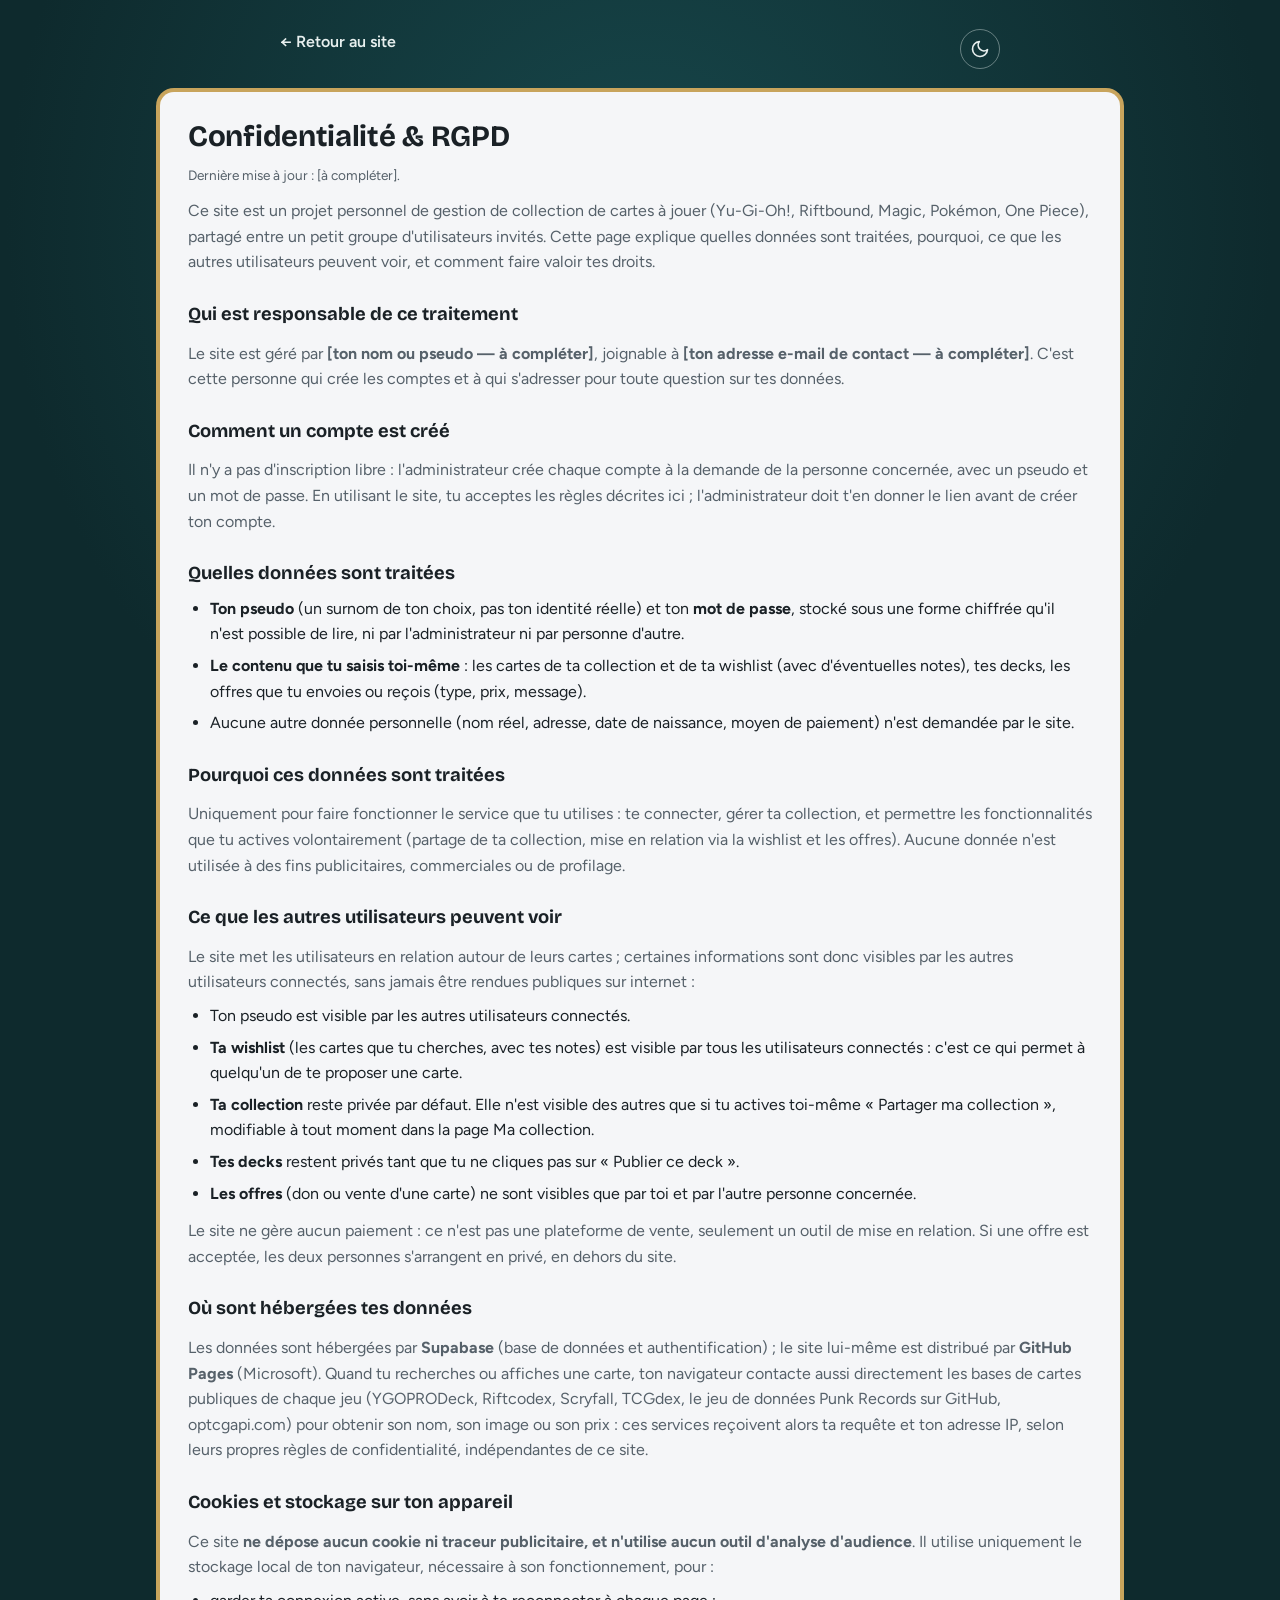
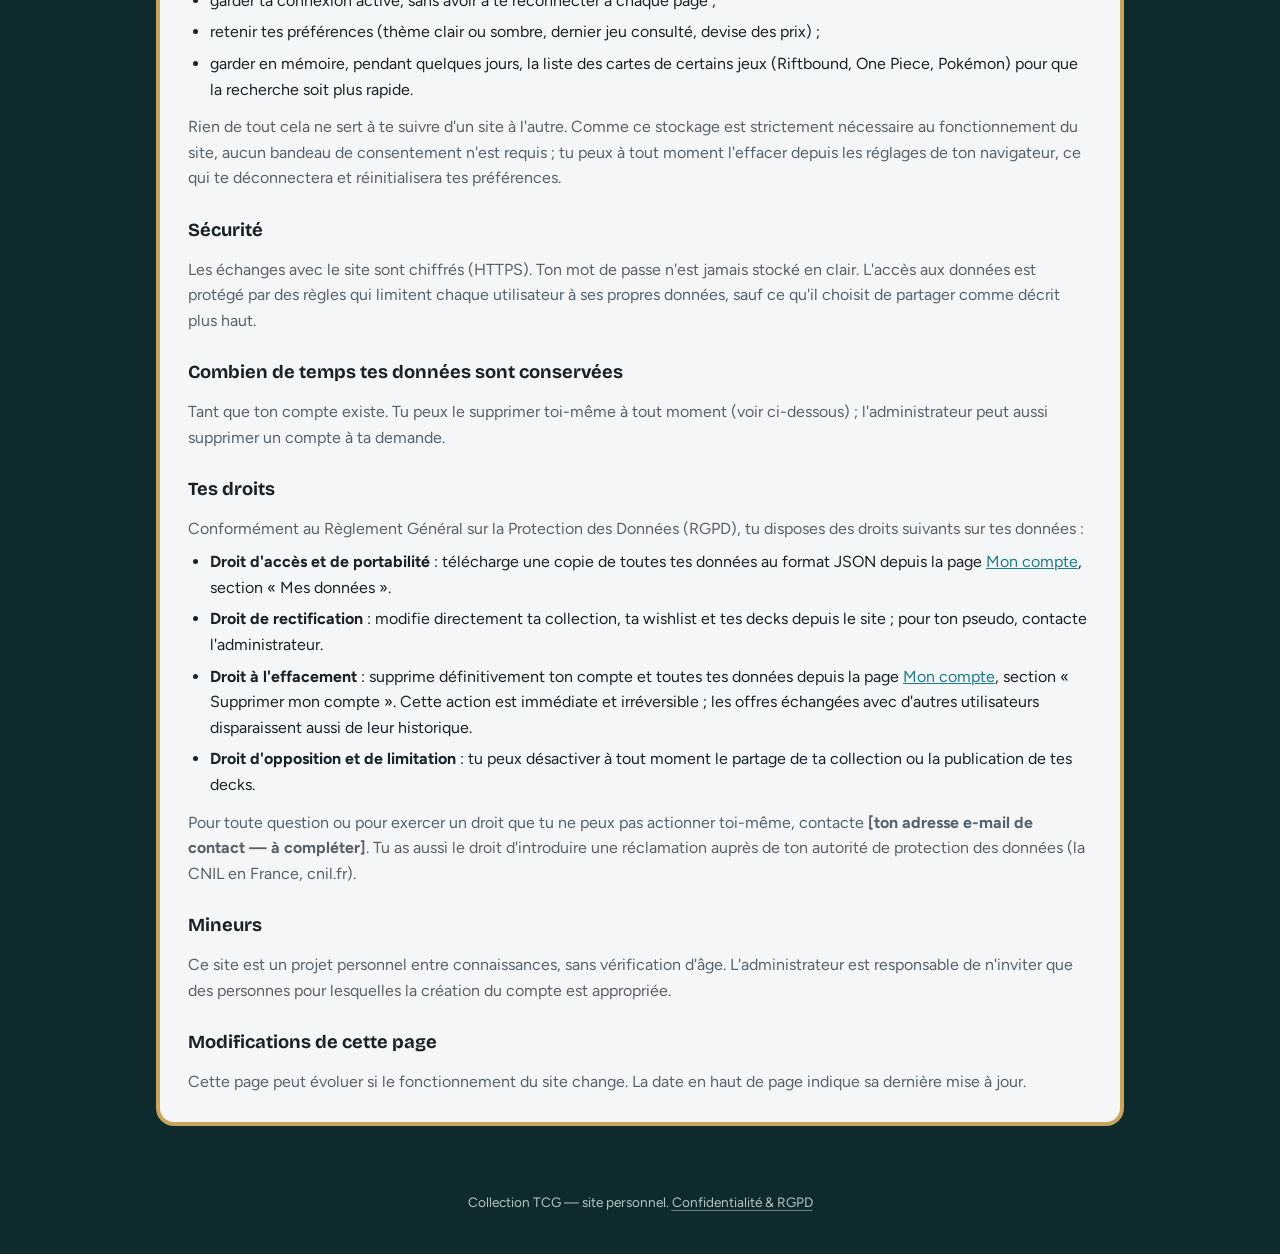
<file: confidentialite.html>
<!doctype html>
<html lang="fr">
<head>
  <meta charset="utf-8">
  <meta name="viewport" content="width=device-width, initial-scale=1">
  <meta name="robots" content="noindex">
  <title>Confidentialité &amp; RGPD - Collection TCG</title>
  <link rel="preconnect" href="https://fonts.googleapis.com">
  <link rel="preconnect" href="https://fonts.gstatic.com" crossorigin>
  <link href="https://fonts.googleapis.com/css2?family=Bricolage+Grotesque:opsz,wght@12..96,700&family=Figtree:wght@400;600&display=swap" rel="stylesheet">
  <meta name="color-scheme" content="light dark">
  <script src="theme.js?v=18"></script>
  <link rel="stylesheet" href="style.css?v=18">
</head>
<body class="legal">

  <div class="legal-topbar">
    <a href="index.html" class="back">← Retour au site</a>
    <button type="button" class="theme-toggle" data-theme-toggle></button>
  </div>

  <main class="panel legal-panel">
    <h1>Confidentialité &amp; RGPD</h1>
    <p class="legal-updated">Dernière mise à jour : <!-- à modifier par l'administrateur du site --> [à compléter].</p>

    <p>
      Ce site est un projet personnel de gestion de collection de cartes à jouer (Yu-Gi-Oh!, Riftbound, Magic, Pokémon, One Piece),
      partagé entre un petit groupe d'utilisateurs invités. Cette page explique quelles données sont traitées, pourquoi, ce que les
      autres utilisateurs peuvent voir, et comment faire valoir tes droits.
    </p>

    <h2>Qui est responsable de ce traitement</h2>
    <p>
      Le site est géré par <strong>[ton nom ou pseudo — à compléter]</strong>, joignable à
      <strong>[ton adresse e-mail de contact — à compléter]</strong>. C'est cette personne qui crée les comptes et à qui s'adresser
      pour toute question sur tes données.
    </p>

    <h2>Comment un compte est créé</h2>
    <p>
      Il n'y a pas d'inscription libre : l'administrateur crée chaque compte à la demande de la personne concernée, avec un pseudo et
      un mot de passe. En utilisant le site, tu acceptes les règles décrites ici ; l'administrateur doit t'en donner le lien avant de
      créer ton compte.
    </p>

    <h2>Quelles données sont traitées</h2>
    <ul>
      <li><strong>Ton pseudo</strong> (un surnom de ton choix, pas ton identité réelle) et ton <strong>mot de passe</strong>, stocké
        sous une forme chiffrée qu'il n'est possible de lire, ni par l'administrateur ni par personne d'autre.</li>
      <li><strong>Le contenu que tu saisis toi-même</strong> : les cartes de ta collection et de ta wishlist (avec d'éventuelles
        notes), tes decks, les offres que tu envoies ou reçois (type, prix, message).</li>
      <li>Aucune autre donnée personnelle (nom réel, adresse, date de naissance, moyen de paiement) n'est demandée par le site.</li>
    </ul>

    <h2>Pourquoi ces données sont traitées</h2>
    <p>Uniquement pour faire fonctionner le service que tu utilises : te connecter, gérer ta collection, et permettre les
      fonctionnalités que tu actives volontairement (partage de ta collection, mise en relation via la wishlist et les offres).
      Aucune donnée n'est utilisée à des fins publicitaires, commerciales ou de profilage.</p>

    <h2>Ce que les autres utilisateurs peuvent voir</h2>
    <p>Le site met les utilisateurs en relation autour de leurs cartes ; certaines informations sont donc visibles par les autres
      utilisateurs connectés, sans jamais être rendues publiques sur internet :</p>
    <ul>
      <li>Ton pseudo est visible par les autres utilisateurs connectés.</li>
      <li><strong>Ta wishlist</strong> (les cartes que tu cherches, avec tes notes) est visible par tous les utilisateurs connectés :
        c'est ce qui permet à quelqu'un de te proposer une carte.</li>
      <li><strong>Ta collection</strong> reste privée par défaut. Elle n'est visible des autres que si tu actives toi-même
        « Partager ma collection », modifiable à tout moment dans la page Ma collection.</li>
      <li><strong>Tes decks</strong> restent privés tant que tu ne cliques pas sur « Publier ce deck ».</li>
      <li><strong>Les offres</strong> (don ou vente d'une carte) ne sont visibles que par toi et par l'autre personne concernée.</li>
    </ul>
    <p>Le site ne gère aucun paiement : ce n'est pas une plateforme de vente, seulement un outil de mise en relation. Si une offre est
      acceptée, les deux personnes s'arrangent en privé, en dehors du site.</p>

    <h2>Où sont hébergées tes données</h2>
    <p>Les données sont hébergées par <strong>Supabase</strong> (base de données et authentification) ; le site lui-même est
      distribué par <strong>GitHub Pages</strong> (Microsoft). Quand tu recherches ou affiches une carte, ton navigateur contacte
      aussi directement les bases de cartes publiques de chaque jeu (YGOPRODeck, Riftcodex, Scryfall, TCGdex, le jeu de données
      Punk Records sur GitHub, optcgapi.com) pour obtenir son nom, son image ou son prix : ces services reçoivent alors ta requête et
      ton adresse IP, selon leurs propres règles de confidentialité, indépendantes de ce site.</p>

    <h2>Cookies et stockage sur ton appareil</h2>
    <p>Ce site <strong>ne dépose aucun cookie ni traceur publicitaire, et n'utilise aucun outil d'analyse d'audience</strong>. Il
      utilise uniquement le stockage local de ton navigateur, nécessaire à son fonctionnement, pour :</p>
    <ul>
      <li>garder ta connexion active, sans avoir à te reconnecter à chaque page ;</li>
      <li>retenir tes préférences (thème clair ou sombre, dernier jeu consulté, devise des prix) ;</li>
      <li>garder en mémoire, pendant quelques jours, la liste des cartes de certains jeux (Riftbound, One Piece, Pokémon) pour que
        la recherche soit plus rapide.</li>
    </ul>
    <p>Rien de tout cela ne sert à te suivre d'un site à l'autre. Comme ce stockage est strictement nécessaire au fonctionnement du
      site, aucun bandeau de consentement n'est requis ; tu peux à tout moment l'effacer depuis les réglages de ton navigateur, ce
      qui te déconnectera et réinitialisera tes préférences.</p>

    <h2>Sécurité</h2>
    <p>Les échanges avec le site sont chiffrés (HTTPS). Ton mot de passe n'est jamais stocké en clair. L'accès aux données est
      protégé par des règles qui limitent chaque utilisateur à ses propres données, sauf ce qu'il choisit de partager comme décrit
      plus haut.</p>

    <h2>Combien de temps tes données sont conservées</h2>
    <p>Tant que ton compte existe. Tu peux le supprimer toi-même à tout moment (voir ci-dessous) ; l'administrateur peut aussi
      supprimer un compte à ta demande.</p>

    <h2>Tes droits</h2>
    <p>Conformément au Règlement Général sur la Protection des Données (RGPD), tu disposes des droits suivants sur tes données :</p>
    <ul>
      <li><strong>Droit d'accès et de portabilité</strong> : télécharge une copie de toutes tes données au format JSON depuis la
        page <a href="compte.html">Mon compte</a>, section « Mes données ».</li>
      <li><strong>Droit de rectification</strong> : modifie directement ta collection, ta wishlist et tes decks depuis le site ;
        pour ton pseudo, contacte l'administrateur.</li>
      <li><strong>Droit à l'effacement</strong> : supprime définitivement ton compte et toutes tes données depuis la page
        <a href="compte.html">Mon compte</a>, section « Supprimer mon compte ». Cette action est immédiate et irréversible ; les
        offres échangées avec d'autres utilisateurs disparaissent aussi de leur historique.</li>
      <li><strong>Droit d'opposition et de limitation</strong> : tu peux désactiver à tout moment le partage de ta collection ou la
        publication de tes decks.</li>
    </ul>
    <p>Pour toute question ou pour exercer un droit que tu ne peux pas actionner toi-même, contacte
      <strong>[ton adresse e-mail de contact — à compléter]</strong>. Tu as aussi le droit d'introduire une réclamation auprès de
      ton autorité de protection des données (la CNIL en France, cnil.fr).</p>

    <h2>Mineurs</h2>
    <p>Ce site est un projet personnel entre connaissances, sans vérification d'âge. L'administrateur est responsable de
      n'inviter que des personnes pour lesquelles la création du compte est appropriée.</p>

    <h2>Modifications de cette page</h2>
    <p>Cette page peut évoluer si le fonctionnement du site change. La date en haut de page indique sa dernière mise à jour.</p>
  </main>

  <footer class="site-footer">
    <p>Collection TCG — site personnel. <a href="confidentialite.html">Confidentialité &amp; RGPD</a></p>
  </footer>

</body>
</html>
</file>
<file: style.css>
/* =====================================================================
   Collection TCG - styles partagés
   Idée : un tapis de jeu sombre, et la connexion prend la forme
   d'une carte (proportions 63 x 88 mm) avec un reflet holographique.
   ===================================================================== */

:root {
  color-scheme: light;

  /* fond de page (tapis de jeu) */
  --mat: #0e2a2d;
  --mat-lit: #17474b;

  /* surfaces */
  --card: #f5f6f8; /* panneau, carte de connexion */
  --surface: #fff; /* champs, lignes de cartes, boutons clairs */
  --surface-2: #e6e9ec; /* fonds discrets (miniatures, code) */
  --surface-hover: #eef1f3;

  /* texte et traits */
  --ink: #1a2126;
  --ink-soft: #56616a;
  --line: #b9c1c8;
  --line-soft: #d8dde2;
  --divider: rgba(26, 33, 38, 0.14);
  --inner-line: rgba(26, 33, 38, 0.16);
  --frame: #c8a45c;

  /* boutons principaux */
  --btn: #1a2126;
  --btn-hover: #2a343b;
  --btn-ink: #fff;

  --danger: #a8261d;
  --danger-hover: #fbeceb;
  --focus: #1c7c87;

  /* pastilles et messages */
  --badge-bg: #f1e6c4;
  --badge-ink: #6b4f12;
  --wish-bg: #f8dcec;
  --wish-ink: #7a1d4f;
  --ok-bg: #e3f2e6;
  --ok-ink: #1b4d2b;
  --warn-bg: #f6ecd0;
  --warn-ink: #5b4208;
  --bad-bg: #fbe3e0;
  --bad-ink: #7a1d16;
  --own-missing: #8a5a00;
  --price: #1b6a4a;
  --banner-bg: #f1e6c4;
  --banner-ink: #4a3608;

  --font-title: 'Bricolage Grotesque', 'Trebuchet MS', system-ui, sans-serif;
  --font-body: 'Figtree', system-ui, -apple-system, 'Segoe UI', sans-serif;
}

/* Mode sombre : fond plus profond, surfaces sombres, texte doux (moins d'éblouissement) */
:root[data-theme='dark'] {
  color-scheme: dark;

  --mat: #050d0e;
  --mat-lit: #0d2326;

  --card: #121b1e;
  --surface: #1a2529;
  --surface-2: #26343a;
  --surface-hover: #22303a;

  --ink: #dfe7e8;
  --ink-soft: #97a8ab;
  --line: #3b4c51;
  --line-soft: #2a383d;
  --divider: rgba(223, 231, 232, 0.14);
  --inner-line: rgba(223, 231, 232, 0.14);
  --frame: #b8964f;

  --btn: #c8a45c;
  --btn-hover: #d6b571;
  --btn-ink: #14181a;

  --danger: #ff8f86;
  --danger-hover: rgba(255, 143, 134, 0.14);
  --focus: #5cc4d1;

  --badge-bg: #3a3117;
  --badge-ink: #ecd28f;
  --wish-bg: #402036;
  --wish-ink: #f3b3d6;
  --ok-bg: #163322;
  --ok-ink: #8fd8a6;
  --warn-bg: #3a3013;
  --warn-ink: #eccf86;
  --bad-bg: #40201d;
  --bad-ink: #ffaba3;
  --own-missing: #e0b25a;
  --price: #7fd1a0;
  --banner-bg: #3a3117;
  --banner-ink: #ecd28f;
}

/* le fond derrière la page reste sombre (pas d'éclair blanc au chargement) */
html {
  background: var(--mat);
}

*,
*::before,
*::after {
  box-sizing: border-box;
}

[hidden] {
  display: none !important;
}

body {
  margin: 0;
  min-height: 100dvh;
  padding: 24px;
  font-family: var(--font-body);
  font-size: 1rem;
  line-height: 1.5;
  color: var(--ink);
  background: radial-gradient(ellipse at 50% 25%, var(--mat-lit), var(--mat) 70%) fixed;
}

h1 {
  margin: 0;
  font-family: var(--font-title);
  font-weight: 700;
  font-size: 1.85rem;
  line-height: 1.1;
  letter-spacing: -0.01em;
}

:focus-visible {
  outline: 3px solid var(--focus);
  outline-offset: 2px;
}

/* ---------- Prix ---------- */

.currency-toggle {
  height: 40px;
  padding: 0 14px;
  font: inherit;
  font-size: 0.9rem;
  font-weight: 600;
  color: #e7efee;
  white-space: nowrap;
  background: none;
  border: 1.5px solid rgba(231, 239, 238, 0.4);
  border-radius: 999px;
  cursor: pointer;
}

.currency-toggle:hover {
  color: #fff;
  border-color: #fff;
}

.card-price {
  font-size: 0.875rem;
  font-weight: 600;
  color: var(--price);
}

.panel .price-note {
  min-height: 1.2em;
  margin: -6px 0 12px;
  font-size: 0.8rem;
  color: var(--ink-soft);
}

.panel .price-note.is-error {
  color: var(--danger);
}

.panel .deck-value {
  margin: -2px 0 8px;
  font-weight: 600;
  color: var(--price);
}

.panel .deck-value:empty {
  display: none;
}

/* ---------- Offres ---------- */

.nav-badge {
  display: inline-flex;
  align-items: center;
  justify-content: center;
  min-width: 1.35em;
  height: 1.35em;
  margin-left: 7px;
  padding: 0 0.4em;
  font-size: 0.75rem;
  font-weight: 700;
  line-height: 1;
  color: #14181a;
  background: var(--frame);
  border-radius: 999px;
}

.offers-intro {
  max-width: 62ch;
}

.wanters li {
  display: flex;
  flex-wrap: wrap;
  align-items: center;
  gap: 2px 8px;
}

.offer-control {
  display: inline-flex;
  flex-wrap: wrap;
  align-items: center;
  gap: 6px 8px;
}

.offer-btn {
  height: 30px;
  padding: 0 12px;
  font-size: 0.85rem;
}

.offer-pill {
  padding: 2px 10px;
  font-size: 0.8rem;
  font-weight: 600;
  white-space: nowrap;
  border-radius: 999px;
}

.offer-pill.is-pending { color: var(--warn-ink); background: var(--warn-bg); }
.offer-pill.is-accepted { color: var(--ok-ink); background: var(--ok-bg); }
.offer-pill.is-declined { color: var(--bad-ink); background: var(--bad-bg); }
.offer-pill.is-cancelled { color: var(--ink-soft); background: var(--surface-2); }

.panel .offer-line {
  margin: 6px 0 0;
  color: var(--ink);
}

.panel .offer-message {
  margin: 4px 0 0;
  font-style: italic;
}

.offer-date {
  margin-top: 4px;
  font-size: 0.8rem;
  color: var(--ink-soft);
}

.panel .offer-next {
  margin: 6px 0 0;
  font-weight: 600;
  color: var(--ok-ink);
}

/* fenêtre de proposition */
.modal {
  width: min(92vw, 480px);
  max-height: 92dvh;
  padding: 24px;
  overflow: auto;
  color: var(--ink);
  background: var(--card);
  border: 0;
  border-radius: 16px;
  box-shadow: 0 0 0 4px var(--frame), 0 30px 80px rgba(0, 0, 0, 0.5);
}

.modal::backdrop {
  background: rgba(5, 18, 20, 0.8);
}

.modal h2 {
  margin: 0;
  font-family: var(--font-title);
  font-size: 1.35rem;
}

.modal form {
  margin: 0;
  gap: 14px;
}

.modal .offer-summary {
  margin: 0;
  font-weight: 600;
  color: var(--ink);
}

.offer-kind {
  display: flex;
  gap: 18px;
  margin: 0;
  padding: 0;
  border: 0;
}

.radio {
  display: inline-flex;
  gap: 8px;
  align-items: center;
  font-weight: 600;
  cursor: pointer;
}

.price-inline {
  display: flex;
  gap: 8px;
}

.price-inline input {
  flex: 1;
}

.price-inline select {
  flex: 0 0 84px;
  width: 84px;
}

.modal .offer-note {
  margin: 0;
  font-size: 0.85rem;
  color: var(--ink-soft);
}

.modal .status {
  min-height: 0;
  margin: 0;
}

.modal .status.is-error {
  color: var(--danger);
  font-weight: 600;
}

.modal .status:empty {
  display: none;
}

.dialog-actions {
  display: flex;
  gap: 10px;
  justify-content: flex-end;
}

.dialog-actions .primary {
  padding: 0 20px;
}

/* ---------- Achat (collection) ---------- */

.purchase-box {
  margin-top: 8px;
}

.purchase-check {
  font-size: 0.9rem;
}

.purchase-fields {
  display: flex;
  flex-wrap: wrap;
  gap: 8px;
  align-items: center;
  margin-top: 6px;
}

.purchase-price {
  width: 120px;
  height: 36px;
  padding: 0 10px;
  font-size: 0.9rem;
}

.purchase-fields select {
  width: 68px;
  height: 36px;
  padding: 0 6px;
}

.purchase-fields .field-hint {
  margin: 0;
}

.panel .purchase-compare {
  margin: 6px 0 0;
  font-size: 0.85rem;
  color: var(--ink-soft);
}

.purchase-compare.is-gain {
  font-weight: 600;
  color: var(--ok-ink);
}

.purchase-compare.is-loss {
  font-weight: 600;
  color: var(--bad-ink);
}

/* ---------- Mon compte ---------- */

.user-link {
  color: inherit;
  text-decoration: underline;
  text-decoration-color: rgba(231, 239, 238, 0.45);
  text-underline-offset: 3px;
}

.user-link:hover {
  text-decoration-color: currentColor;
}

.sr-only {
  position: absolute;
  width: 1px;
  height: 1px;
  margin: -1px;
  padding: 0;
  overflow: hidden;
  clip: rect(0, 0, 0, 0);
  white-space: nowrap;
  border: 0;
}

.account-section {
  margin-top: 22px;
}

.account-section h2 {
  margin: 0 0 6px;
  font-family: var(--font-title);
  font-size: 1.3rem;
}

.panel .account-help {
  margin: 0 0 18px;
}

.account-form {
  max-width: 460px;
  margin-bottom: 0;
}

.field-hint {
  font-size: 0.85rem;
  color: var(--ink-soft);
}

.panel .status.is-ok {
  color: var(--ok-ink);
}

/* ---------- Bouton clair / sombre ---------- */

.theme-toggle {
  display: inline-flex;
  flex: none;
  align-items: center;
  justify-content: center;
  width: 40px;
  height: 40px;
  padding: 0;
  color: #e7efee;
  background: none;
  border: 1.5px solid rgba(231, 239, 238, 0.4);
  border-radius: 50%;
  cursor: pointer;
}

.theme-toggle:hover {
  color: #fff;
  border-color: #fff;
}

.theme-toggle svg {
  width: 20px;
  height: 20px;
}

/* page de connexion : bouton flottant en haut à droite */
.theme-toggle.floating {
  position: fixed;
  top: 16px;
  right: 16px;
  z-index: 5;
  background: rgba(5, 13, 14, 0.35);
}

/* ---------- Pied de page ---------- */

.site-footer {
  max-width: 960px;
  margin: 40px auto 0;
  padding: 16px 0 4px;
  font-size: 0.85rem;
  color: #b7c4c3;
  text-align: center;
}

.site-footer a {
  color: inherit;
  text-decoration: underline;
  text-decoration-color: rgba(231, 239, 238, 0.45);
  text-underline-offset: 3px;
}

.site-footer a:hover {
  text-decoration-color: currentColor;
}

body.login .site-footer,
body.legal .site-footer {
  color: #b7c4c3;
}

/* ---------- Page Confidentialité & RGPD ---------- */

body.legal {
  min-height: 100dvh;
  padding: 24px;
}

.legal-topbar {
  display: flex;
  align-items: center;
  justify-content: space-between;
  max-width: 720px;
  margin: 0 auto 18px;
}

.legal-topbar .back {
  color: #e7efee;
  text-decoration: none;
  font-weight: 600;
}

.legal-topbar .back:hover {
  text-decoration: underline;
}

.legal-panel {
  max-width: 720px;
  padding: 32px clamp(20px, 5vw, 40px);
}

.legal-panel h1 {
  margin-bottom: 4px;
}

.legal-updated {
  margin: 0 0 22px;
  font-size: 0.85rem;
  color: var(--ink-soft);
}

.legal-panel h2 {
  margin: 26px 0 8px;
  font-family: var(--font-title);
  font-size: 1.15rem;
}

.legal-panel p,
.legal-panel li {
  color: var(--ink);
  line-height: 1.6;
}

.legal-panel ul {
  margin: 8px 0;
  padding-left: 22px;
}

.legal-panel li + li {
  margin-top: 6px;
}

.legal-panel a {
  color: var(--focus);
}

/* ---------- Zone de suppression de compte ---------- */

.danger-zone {
  padding: 16px 18px;
  background: var(--danger-hover);
  border: 1px solid var(--danger);
  border-radius: 12px;
}

.danger-zone h2 {
  color: var(--danger);
}

.notice-ok {
  padding: 10px 14px;
  margin: -8px 0 8px;
  font-size: 0.9rem;
  font-weight: 600;
  color: var(--ok-ink);
  background: var(--ok-bg);
  border-radius: 10px;
}

/* ---------- Page de connexion ---------- */

body.login {
  display: grid;
  place-items: center;
}

.card {
  position: relative;
  display: flex;
  flex-direction: column;
  width: min(100%, 360px);
  aspect-ratio: 63 / 88; /* format d'une vraie carte ; grandit si le contenu déborde */
  padding: 30px 28px 22px;
  border-radius: 18px;
  background: var(--card);
  box-shadow: 0 0 0 5px var(--frame), 0 26px 60px rgba(0, 0, 0, 0.5);
}

/* filet intérieur, comme le cadre d'une carte */
.card::before {
  content: '';
  position: absolute;
  inset: 10px;
  border: 1px solid var(--inner-line);
  border-radius: 10px;
  pointer-events: none;
}

/* reflet holographique qui suit le pointeur */
.card::after {
  content: '';
  position: absolute;
  inset: 0;
  border-radius: inherit;
  pointer-events: none;
  opacity: 0;
  transition: opacity 0.3s ease;
  mix-blend-mode: soft-light;
  background:
    radial-gradient(circle at var(--mx, 50%) var(--my, 30%), rgba(255, 255, 255, 0.95), transparent 45%),
    conic-gradient(from 0deg at var(--mx, 50%) var(--my, 30%),
      #ff9ad5, #ffd27a, #9dffc0, #7ad7ff, #b59aff, #ff9ad5);
}

.card:hover::after {
  opacity: 0.6;
}

.lede {
  margin: 8px 0 26px;
  color: var(--ink-soft);
  font-size: 0.95rem;
}

form {
  display: flex;
  flex-direction: column;
  gap: 16px;
  margin-bottom: 24px;
}

.field {
  display: flex;
  flex-direction: column;
  gap: 6px;
}

label {
  font-size: 0.875rem;
  font-weight: 600;
}

input,
select {
  width: 100%;
  height: 46px;
  padding: 0 14px;
  font: inherit;
  font-size: 1rem; /* 16px : évite le zoom automatique sur iPhone */
  color: var(--ink);
  background: var(--surface);
  border: 1.5px solid var(--line);
  border-radius: 10px;
}

input:focus-visible,
select:focus-visible {
  outline-offset: 1px;
}

.password-wrap {
  position: relative;
}

.password-wrap input {
  padding-right: 92px;
}

.ghost {
  font: inherit;
  font-size: 0.85rem;
  font-weight: 600;
  color: var(--ink-soft);
  background: none;
  border: 0;
  border-radius: 8px;
  cursor: pointer;
}

.password-wrap .ghost {
  position: absolute;
  top: 50%;
  right: 6px;
  transform: translateY(-50%);
  height: 34px;
  padding: 0 10px;
}

.ghost:hover {
  color: var(--ink);
}

.error {
  min-height: 1.4em;
  margin: -4px 0 0;
  font-size: 0.9rem;
  color: var(--danger);
}

.primary {
  height: 48px;
  font: inherit;
  font-weight: 600;
  color: var(--btn-ink);
  background: var(--btn);
  border: 0;
  border-radius: 10px;
  cursor: pointer;
}

.primary:hover {
  background: var(--btn-hover);
}

.primary:disabled {
  opacity: 0.65;
  cursor: progress;
}

/* ligne de type, en bas de carte */
.typeline {
  margin: auto 0 0;
  padding-top: 14px;
  font-size: 0.8rem;
  color: var(--ink-soft);
  border-top: 1px solid var(--divider);
}

/* ---------- Page collection ---------- */

.topbar {
  display: flex;
  align-items: center;
  justify-content: space-between;
  gap: 16px;
  max-width: 960px;
  margin: 0 auto 32px;
  color: #e7efee;
}

.topbar {
  flex-wrap: wrap;
}

.topbar p {
  margin: 0;
}

.topbar-user {
  display: flex;
  flex-wrap: wrap;
  align-items: center;
  gap: 10px 14px;
  min-width: 0;
}

/* sur mobile : « Connecté en tant que… » sur sa ligne, les boutons dessous */
@media (max-width: 560px) {
  .topbar-user {
    width: 100%;
  }
  .topbar-user p {
    flex: 1 1 100%;
  }
}

.topnav {
  display: flex;
  flex-wrap: wrap;
  gap: 4px;
}

.topnav a {
  padding: 8px 16px;
  white-space: nowrap;
  font-weight: 600;
  color: #e7efee;
  text-decoration: none;
  border: 1.5px solid transparent;
  border-radius: 999px;
}

.topnav a:hover {
  border-color: rgba(231, 239, 238, 0.4);
}

.topnav a[aria-current='page'] {
  color: #fff;
  background: rgba(255, 255, 255, 0.14);
  border-color: rgba(231, 239, 238, 0.45);
}

.ghost.light {
  padding: 8px 14px;
  color: #e7efee;
  border: 1.5px solid rgba(231, 239, 238, 0.4);
}

.ghost.light:hover {
  color: #fff;
  border-color: #fff;
}

.panel {
  max-width: 960px;
  margin: 0 auto;
  padding: 28px;
  background: var(--card);
  border-radius: 14px;
  box-shadow: 0 0 0 4px var(--frame);
}

.panel p {
  margin: 12px 0 0;
  color: var(--ink-soft);
}

/* ---------- Collection : jeux, onglets, recherche, liste ---------- */

.panel h1 {
  margin-bottom: 4px;
}

.panel .hint {
  margin-top: 18px;
}

.games {
  display: flex;
  flex-wrap: wrap;
  gap: 8px;
  margin-top: 18px;
}

.chip {
  display: inline-flex;
  align-items: center;
  gap: 6px;
  min-height: 40px;
  padding: 0 16px;
  font: inherit;
  font-weight: 600;
  color: var(--ink);
  background: var(--surface);
  border: 1.5px solid var(--line);
  border-radius: 999px;
  cursor: pointer;
}

.chip small {
  font-size: 0.75rem;
  font-weight: 400;
  color: var(--ink-soft);
}

.chip:hover:not(:disabled) {
  border-color: var(--ink);
}

.chip[aria-pressed='true'] {
  color: var(--btn-ink);
  background: var(--btn);
  border-color: var(--btn);
}

.chip:disabled {
  opacity: 0.6;
  cursor: not-allowed;
}

.tabs {
  display: flex;
  gap: 4px;
  margin: 26px 0 18px;
  border-bottom: 1.5px solid var(--line);
}

.tab {
  margin-bottom: -1.5px;
  padding: 10px 14px;
  font: inherit;
  font-weight: 600;
  color: var(--ink-soft);
  background: none;
  border: 0;
  border-bottom: 3px solid transparent;
  cursor: pointer;
}

.tab:hover {
  color: var(--ink);
}

.tab[aria-pressed='true'] {
  color: var(--ink);
  border-bottom-color: var(--frame);
}

form.search .primary {
  height: 46px;
  padding: 0 20px;
}

form.search {
  display: flex;
  flex-flow: row wrap;
  gap: 12px;
  align-items: flex-end;
  margin-bottom: 0;
}

form.search .field {
  flex: 0 0 auto;
  width: 170px;
}

form.search .field-type,
form.search .field-user {
  width: 210px;
}

form.search .field.grow {
  flex: 1 1 220px;
  width: auto;
  min-width: 0;
}

.panel .status {
  min-height: 1.5em;
  margin: 14px 0;
  color: var(--ink-soft);
}

.panel .status.is-error {
  color: var(--danger);
}

.cards {
  display: grid;
  gap: 10px;
  margin: 0;
  padding: 0;
  list-style: none;
}

.card-row {
  display: flex;
  align-items: flex-start;
  justify-content: space-between;
  gap: 16px;
  padding: 14px 16px;
  background: var(--surface);
  border: 1px solid var(--line-soft);
  border-radius: 12px;
}

.card-main {
  display: flex;
  flex: 1;
  gap: 14px;
  min-width: 0;
}

.card-thumb {
  flex: 0 0 56px;
  width: 56px;
  height: 82px;
  overflow: hidden;
  background: var(--surface-2);
  border-radius: 4px;
}

button.card-thumb {
  display: block;
  padding: 0;
  font: inherit;
  border: 0;
  cursor: zoom-in;
}

button.card-thumb:hover:not(:disabled) {
  box-shadow: 0 0 0 2px var(--frame);
}

.card-thumb.is-missing {
  cursor: default;
}

.card-thumb img {
  display: block;
  width: 100%;
  height: 100%;
  object-fit: contain;
}

/* carte sans image (ou image introuvable) : dos de carte stylisé */
.card-thumb.is-missing {
  background: var(--mat);
  box-shadow: inset 0 0 0 2px var(--frame);
}

.card-info {
  display: flex;
  flex-direction: column;
  gap: 2px;
  min-width: 0;
}

.card-name {
  font-family: var(--font-title);
  font-size: 1.1rem;
  line-height: 1.25;
}

.card-meta {
  font-size: 0.875rem;
  color: var(--ink-soft);
}

.card-desc {
  margin-top: 6px;
  font-size: 0.875rem;
}

.card-desc summary {
  width: fit-content;
  font-weight: 600;
  color: var(--ink-soft);
  cursor: pointer;
}

.panel .card-desc p {
  margin: 6px 0 0;
  color: var(--ink);
  white-space: pre-line;
}

.card-actions {
  display: flex;
  flex-shrink: 0;
  align-items: center;
  gap: 8px;
}

.badge {
  padding: 3px 10px;
  font-size: 0.8rem;
  font-weight: 600;
  color: var(--badge-ink);
  white-space: nowrap;
  background: var(--badge-bg);
  border-radius: 999px;
}

.btn-small {
  height: 38px;
  white-space: nowrap;
  padding: 0 14px;
  font: inherit;
  font-weight: 600;
  color: var(--btn-ink);
  background: var(--btn);
  border: 0;
  border-radius: 9px;
  cursor: pointer;
}

.btn-small:hover:not(:disabled) {
  background: var(--btn-hover);
}

.step {
  width: 38px;
  height: 38px;
  font: inherit;
  font-size: 1.25rem;
  line-height: 1;
  color: var(--ink);
  background: var(--surface);
  border: 1.5px solid var(--line);
  border-radius: 9px;
  cursor: pointer;
}

.step:hover:not(:disabled) {
  border-color: var(--ink);
}

.qty {
  min-width: 2.2ch;
  font-weight: 600;
  text-align: center;
  font-variant-numeric: tabular-nums;
}

.secondary {
  display: block;
  height: 44px;
  margin: 18px auto 0;
  padding: 0 22px;
  font: inherit;
  font-weight: 600;
  color: var(--ink);
  background: var(--surface);
  border: 1.5px solid var(--ink);
  border-radius: 10px;
  cursor: pointer;
}

.step:disabled,
.btn-small:disabled,
.secondary:disabled {
  opacity: 0.6;
  cursor: progress;
}

@media (max-width: 720px) {
  form.search .field {
    flex: 1 1 calc(50% - 6px);
    width: auto;
  }
  form.search .field-mode { order: 1; }
  form.search .field-type { order: 2; }
  form.search .field.grow { order: 3; flex-basis: 100%; }
  form.search .field-user { order: 4; flex-basis: 100%; }
  form.search .primary { order: 5; flex: 1 1 100%; }
}

@media (max-width: 560px) {
  body {
    padding: 16px;
  }
  .panel {
    padding: 20px;
  }
  .chip {
    padding: 0 12px;
  }
  .card-row {
    flex-direction: column;
  }
  .card-actions {
    flex-wrap: wrap;
    justify-content: flex-end;
    width: 100%;
  }
}

/* ---------- Image en grand ---------- */

.lightbox {
  max-width: 100vw;
  max-height: 100dvh;
  padding: 0;
  overflow: visible;
  color: #fff;
  background: transparent;
  border: 0;
}

.lightbox::backdrop {
  background: rgba(5, 18, 20, 0.93);
  backdrop-filter: blur(3px);
}

html:has(dialog[open]) {
  overflow: hidden;
}

.lightbox-body {
  display: flex;
  flex-direction: column;
  align-items: center;
  gap: 12px;
  padding: 20px 16px 16px;
  cursor: zoom-out;
}

.lightbox img {
  display: block;
  width: auto;
  max-width: 92vw;
  height: min(78vh, 560px);
  object-fit: contain;
  background: rgba(255, 255, 255, 0.06);
  border-radius: 14px;
  box-shadow: 0 20px 60px rgba(0, 0, 0, 0.6);
}

.lightbox img.is-landscape {
  width: min(92vw, 720px);
  height: auto;
  max-height: 78vh;
}

.lightbox img:not([src]) {
  visibility: hidden;
}

.lightbox-name {
  margin: 0;
  font-family: var(--font-title);
  font-size: 1.15rem;
  text-align: center;
}

.lightbox-meta {
  max-width: 92vw;
  margin: -6px 0 0;
  font-size: 0.85rem;
  color: #c9d6d4;
  text-align: center;
}

.lightbox-close {
  position: absolute;
  top: 0;
  right: 4px;
  z-index: 1;
  width: 40px;
  height: 40px;
  font: inherit;
  font-size: 1.6rem;
  line-height: 1;
  color: #fff;
  background: rgba(255, 255, 255, 0.16);
  border: 0;
  border-radius: 50%;
  cursor: pointer;
}

.lightbox-close:hover {
  background: rgba(255, 255, 255, 0.28);
}

.stale-banner {
  max-width: 960px;
  margin: 0 auto 16px;
  padding: 12px 16px;
  font-weight: 600;
  color: var(--banner-ink);
  background: var(--banner-bg);
  border-radius: 10px;
}

.share-row {
  margin-top: 12px;
}

.share-msg {
  min-height: 1.3em;
  margin: 4px 0 0;
  font-size: 0.85rem;
  color: var(--ink-soft);
}

.panel .share-msg {
  margin: 4px 0 0 30px;
}

.share-msg.is-error,
.panel .share-msg.is-error {
  color: var(--danger);
}

.badge-wish {
  color: var(--wish-ink);
  background: var(--wish-bg);
}

.note-input {
  width: 100%;
  max-width: 420px;
  height: 36px;
  margin-top: 6px;
  padding: 0 10px;
  font-size: 0.9rem;
  border-radius: 8px;
}

.wanters {
  display: flex;
  flex-direction: column;
  gap: 2px;
  margin: 8px 0 0;
  padding: 0;
  font-size: 0.9rem;
  list-style: none;
}

.wanters em {
  font-style: normal;
  color: var(--ink-soft);
}

.wanters .is-me {
  color: var(--badge-ink);
}


/* ---------- Decks ---------- */

textarea {
  width: 100%;
  padding: 10px 14px;
  font: inherit;
  font-size: 1rem;
  color: var(--ink);
  background: var(--surface);
  border: 1.5px solid var(--line);
  border-radius: 10px;
  resize: vertical;
}

textarea:focus-visible {
  outline-offset: 1px;
}

input[type='checkbox'],
input[type='radio'] {
  flex: none;
  width: 18px;
  height: 18px;
  padding: 0;
}

.secondary-inline {
  height: 46px;
  padding: 0 16px;
  font: inherit;
  font-weight: 600;
  color: var(--ink-soft);
  background: none;
  border: 0;
  border-radius: 10px;
  cursor: pointer;
}

.new-deck {
  display: flex;
  flex-flow: row wrap;
  gap: 12px;
  align-items: flex-end;
  margin: 14px 0 0;
  padding: 16px;
  background: var(--surface);
  border: 1px solid var(--line-soft);
  border-radius: 12px;
}

.new-deck .field { width: 210px; }
.new-deck .field.grow { flex: 1 1 220px; width: auto; }
.new-deck .primary { height: 46px; padding: 0 20px; }

.deck-blurb {
  margin-top: 2px;
  font-size: 0.9rem;
  color: var(--ink-soft);
}

.back {
  margin: 0 0 14px;
  padding: 6px 0;
  font: inherit;
  font-weight: 600;
  color: var(--ink-soft);
  background: none;
  border: 0;
  cursor: pointer;
}

.back:hover { color: var(--ink); }

.deck-head {
  display: flex;
  flex-wrap: wrap;
  gap: 12px;
  align-items: center;
}

.deck-name {
  flex: 1 1 260px;
  height: 52px;
  font-family: var(--font-title);
  font-size: 1.5rem;
  font-weight: 700;
}

.panel .deck-sub {
  margin: 8px 0 0;
  font-size: 0.9rem;
}

.deck-meta {
  display: flex;
  flex-flow: row wrap;
  gap: 12px;
  margin-top: 16px;
}

.deck-meta .field { width: 260px; }
.deck-meta .field.grow { flex: 1 1 260px; width: auto; }

.deck-actions {
  display: flex;
  flex-wrap: wrap;
  gap: 10px;
  align-items: center;
  margin-top: 14px;
}

.switch {
  display: inline-flex;
  gap: 10px;
  align-items: flex-start;
  margin-right: auto;
  font-weight: 600;
  cursor: pointer;
}

.switch input {
  width: 20px;
  height: 20px;
  margin-top: 2px;
  accent-color: var(--ink);
}

.switch small {
  font-weight: 400;
  color: var(--ink-soft);
}

.check {
  display: inline-flex;
  gap: 8px;
  align-items: center;
  font-size: 0.9rem;
  cursor: pointer;
}

.check input { accent-color: var(--ink); }

.btn-outline,
.btn-outline-small,
.btn-danger {
  height: 40px;
  padding: 0 16px;
  font: inherit;
  font-weight: 600;
  color: var(--ink);
  background: var(--surface);
  border: 1.5px solid var(--ink);
  border-radius: 10px;
  cursor: pointer;
}

.btn-outline-small {
  height: 38px;
  padding: 0 12px;
  white-space: nowrap;
  border-color: var(--line);
}

.btn-danger {
  color: var(--danger);
  border-color: var(--danger);
}

.btn-outline:hover:not(:disabled),
.btn-outline-small:hover:not(:disabled) { background: var(--surface-hover); }
.btn-danger:hover:not(:disabled) { background: var(--danger-hover); }

.btn-outline:disabled,
.btn-outline-small:disabled,
.btn-small:disabled {
  opacity: 0.45;
  cursor: not-allowed;
}

.deck-summary { margin-top: 16px; }

.summary-ok,
.summary-warn {
  padding: 12px 16px;
  border-radius: 10px;
}

.summary-ok { color: var(--ok-ink); background: var(--ok-bg); }
.summary-warn { color: var(--warn-ink); background: var(--warn-bg); }

.issues {
  margin: 8px 0 0;
  padding-left: 20px;
  font-size: 0.9rem;
}

.panel .summary-note {
  margin: 8px 0 0;
  font-size: 0.8rem;
  color: inherit;
  opacity: 0.8;
}

.missing {
  margin-bottom: 18px;
  padding: 12px 16px;
  background: var(--surface);
  border: 1px solid var(--line-soft);
  border-radius: 10px;
}

.panel .missing p {
  margin: 0 0 8px;
  font-weight: 600;
  color: var(--ink);
}

.missing-actions {
  display: flex;
  flex-wrap: wrap;
  gap: 12px 18px;
  align-items: center;
}

.zone { margin-bottom: 22px; }

.zone-title {
  display: flex;
  gap: 12px;
  align-items: baseline;
  justify-content: space-between;
  margin: 0 0 8px;
  font-family: var(--font-title);
  font-size: 1.15rem;
}

.zone-count {
  font-family: var(--font-body);
  font-size: 0.85rem;
  font-weight: 600;
  padding: 2px 10px;
  border-radius: 999px;
}

.zone-count.is-ok { color: var(--ok-ink); background: var(--ok-bg); }
.zone-count.is-warn { color: var(--warn-ink); background: var(--warn-bg); }
.zone-count.is-bad { color: var(--bad-ink); background: var(--bad-bg); }

.zone-empty {
  padding: 10px 0;
  font-size: 0.9rem;
  color: var(--ink-soft);
}

.own {
  margin-top: 2px;
  font-size: 0.85rem;
  font-weight: 600;
}

.own-ok { color: var(--ok-ink); }
.own-missing { color: var(--own-missing); }

.deny {
  font-size: 0.85rem;
  color: var(--danger);
}

.deny:empty { display: none; }

.deck-row .card-thumb {
  flex-basis: 44px;
  width: 44px;
  height: 64px;
}

@media (max-width: 560px) {
  .deck-name { font-size: 1.25rem; }
  .switch { margin-right: 0; flex-basis: 100%; }
  .deck-meta .field { width: 100%; }
  .topnav a { padding: 8px 12px; font-size: 0.95rem; }
  .new-deck .field { width: 100%; }
  .tab {
    flex: 1 1 0;
    min-width: 0;
    padding: 10px 6px;
    font-size: 0.9rem;
    text-align: center;
  }
}

.login .stale-banner {
  position: fixed;
  top: 12px;
  right: 64px;
  left: 12px;
  z-index: 6;
  max-width: none;
  margin: 0;
}

#boot-error code {
  padding: 1px 6px;
  font-size: 0.9em;
  background: var(--surface-2);
  border-radius: 4px;
}

@media (prefers-reduced-motion: reduce) {
  .card::after {
    display: none;
  }
}
</file>
